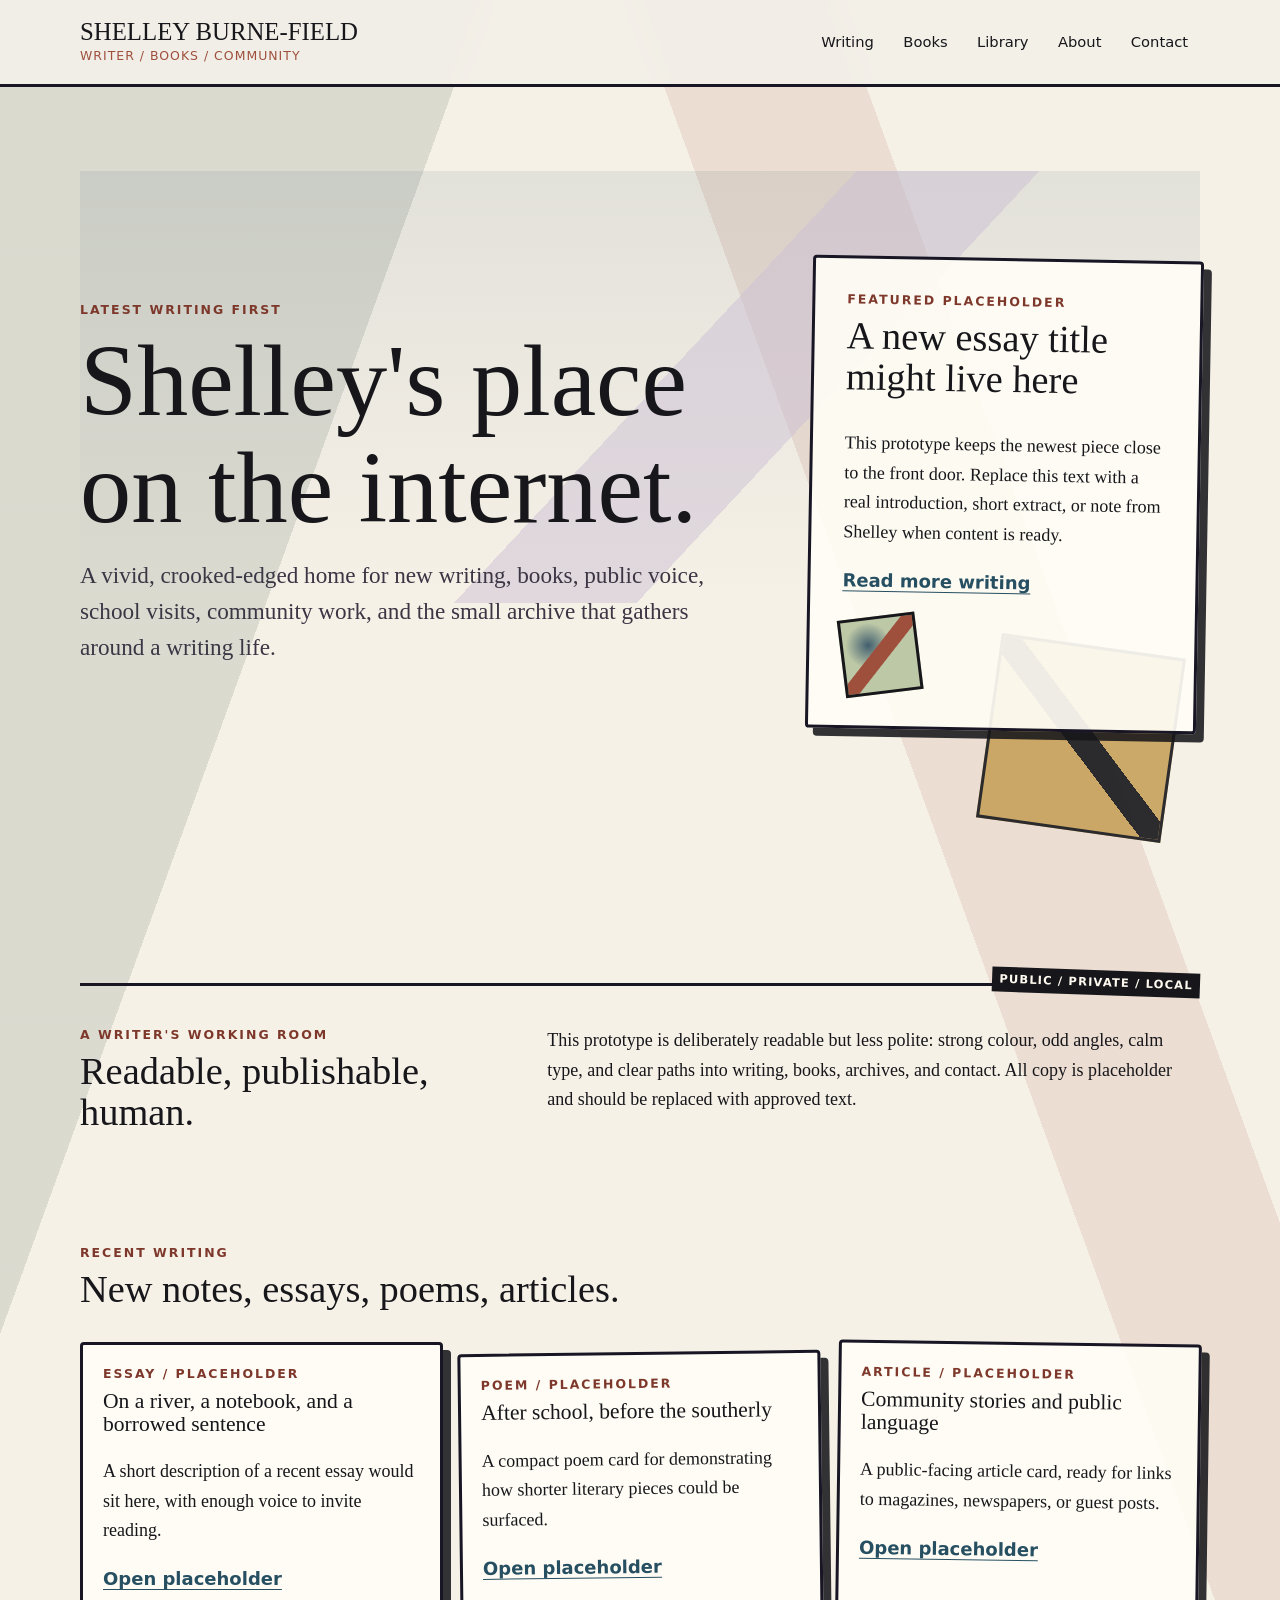
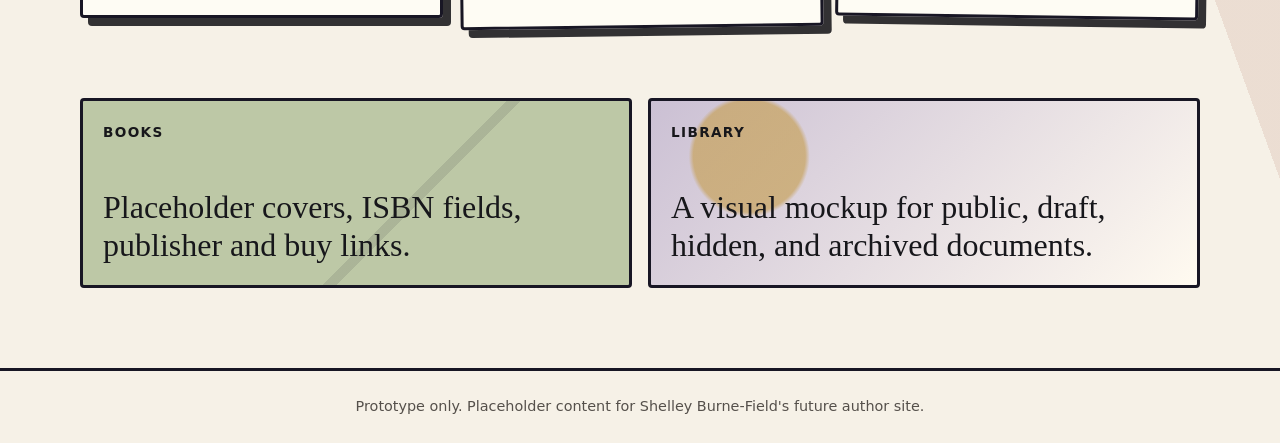
<file: index.html>
<!doctype html>
<html lang="en-NZ">
<head>
  <meta charset="utf-8">
  <meta name="viewport" content="width=device-width, initial-scale=1">
  <title>Shelley Burne-Field | Writing, Books, Community</title>
  <meta name="description" content="A static prototype for an author website for NZ writer Shelley Burne-Field. Placeholder content only.">
  <link rel="stylesheet" href="styles.css">
</head>
<body>
  <a class="skip-link" href="#main">Skip to content</a>
  <header class="site-header">
    <nav class="nav-wrap" aria-label="Main navigation">
      <a class="site-title" href="index.html" aria-current="page">
        <span>Shelley Burne-Field</span>
        <small>writer / books / community</small>
      </a>
      <div class="nav-links">
        <a href="writing.html">Writing</a>
        <a href="books.html">Books</a>
        <a href="library.html">Library</a>
        <a href="about.html">About</a>
        <a href="contact.html">Contact</a>
      </div>
    </nav>
  </header>

  <main id="main">
    <section class="hero">
      <div class="hero-copy">
        <p class="eyebrow">Latest writing first</p>
        <h1>Shelley's place on the internet.</h1>
        <p class="lede">A vivid, crooked-edged home for new writing, books, public voice, school visits, community work, and the small archive that gathers around a writing life.</p>
      </div>
      <article class="featured-writing" aria-labelledby="featured-title">
        <p class="label">Featured placeholder</p>
        <h2 id="featured-title">A new essay title might live here</h2>
        <p>This prototype keeps the newest piece close to the front door. Replace this text with a real introduction, short extract, or note from Shelley when content is ready.</p>
        <a class="text-link" href="writing.html">Read more writing</a>
      </article>
    </section>

    <section class="intro-grid" aria-label="Site introduction">
      <div>
        <p class="section-kicker">A writer's working room</p>
        <h2>Readable, publishable, human.</h2>
      </div>
      <p>This prototype is deliberately readable but less polite: strong colour, odd angles, calm type, and clear paths into writing, books, archives, and contact. All copy is placeholder and should be replaced with approved text.</p>
    </section>

    <section class="section-block">
      <div class="section-heading">
        <p class="section-kicker">Recent writing</p>
        <h2>New notes, essays, poems, articles.</h2>
      </div>
      <div class="card-grid">
        <article class="writing-card">
          <p class="meta">Essay / Placeholder</p>
          <h3>On a river, a notebook, and a borrowed sentence</h3>
          <p>A short description of a recent essay would sit here, with enough voice to invite reading.</p>
          <a href="writing.html">Open placeholder</a>
        </article>
        <article class="writing-card">
          <p class="meta">Poem / Placeholder</p>
          <h3>After school, before the southerly</h3>
          <p>A compact poem card for demonstrating how shorter literary pieces could be surfaced.</p>
          <a href="writing.html">Open placeholder</a>
        </article>
        <article class="writing-card">
          <p class="meta">Article / Placeholder</p>
          <h3>Community stories and public language</h3>
          <p>A public-facing article card, ready for links to magazines, newspapers, or guest posts.</p>
          <a href="writing.html">Open placeholder</a>
        </article>
      </div>
    </section>

    <section class="home-paths" aria-label="Explore the site">
      <a class="path-panel" href="books.html">
        <span>Books</span>
        <strong>Placeholder covers, ISBN fields, publisher and buy links.</strong>
      </a>
      <a class="path-panel" href="library.html">
        <span>Library</span>
        <strong>A visual mockup for public, draft, hidden, and archived documents.</strong>
      </a>
    </section>
  </main>

  <footer class="site-footer">
    <p>Prototype only. Placeholder content for Shelley Burne-Field's future author site.</p>
  </footer>
</body>
</html>
</file>
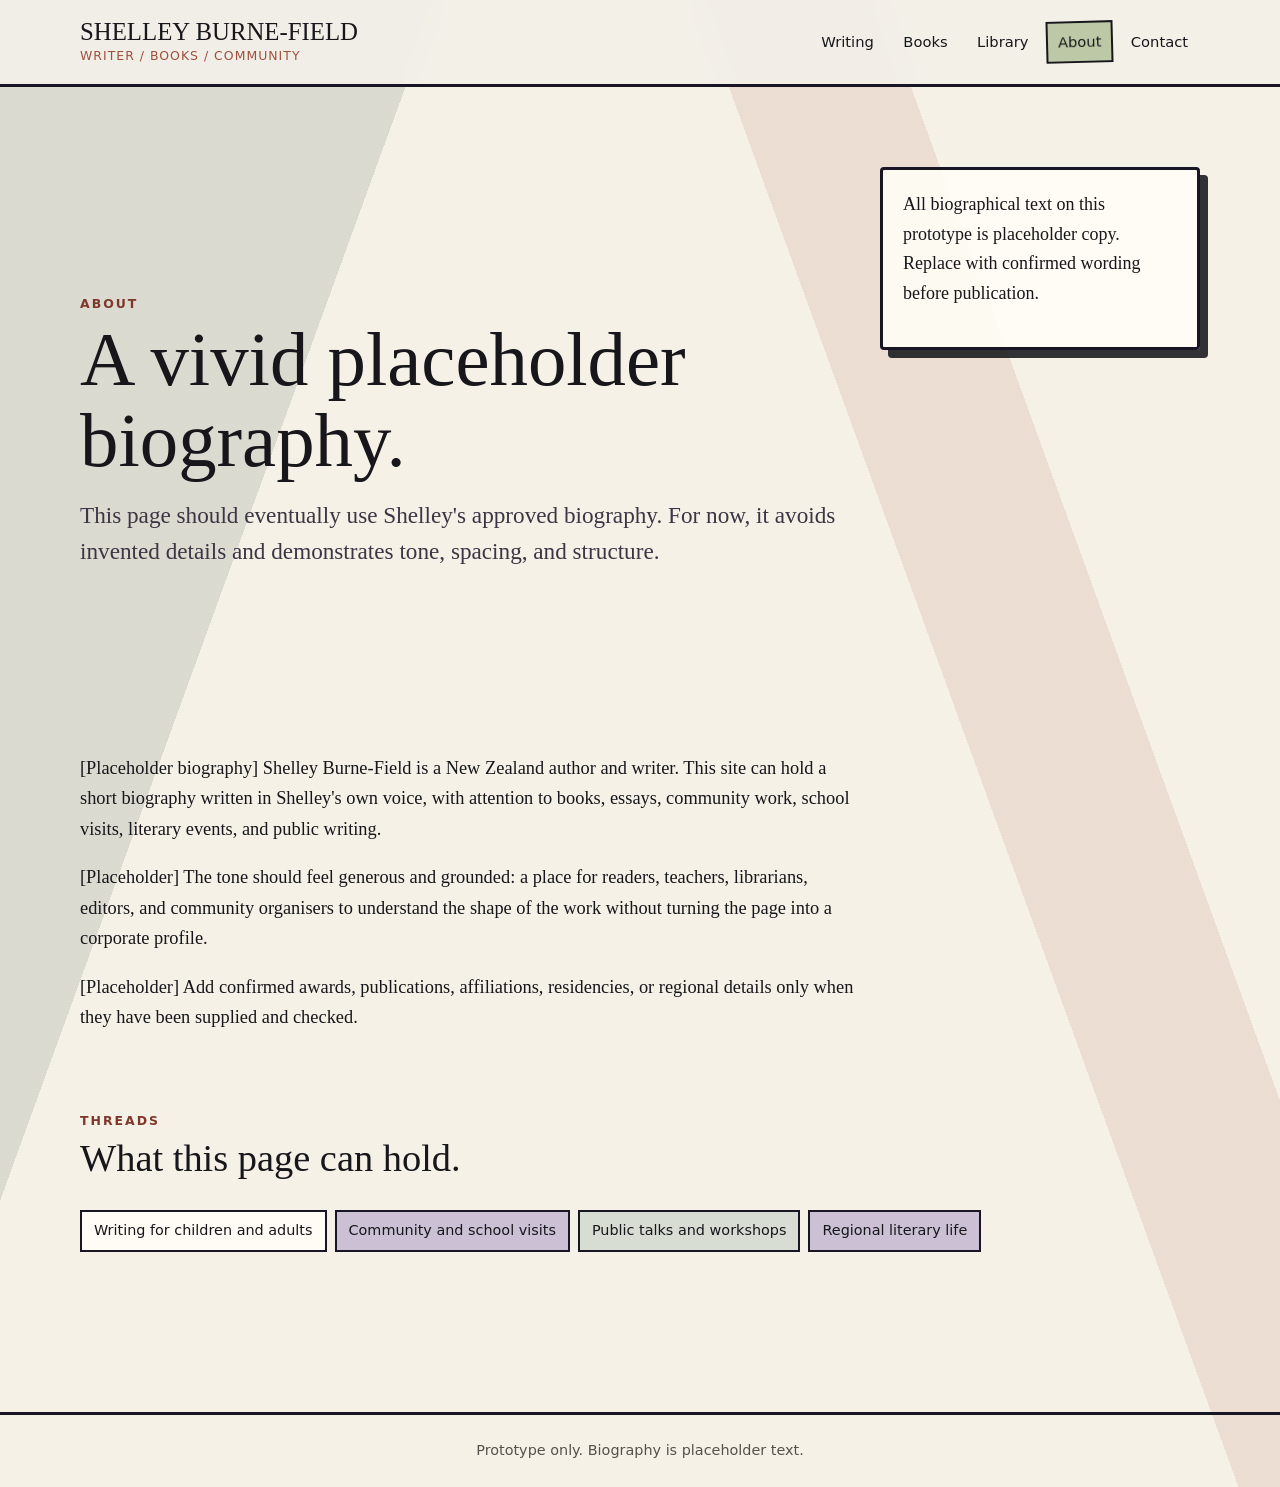
<file: about.html>
<!doctype html>
<html lang="en-NZ">
<head>
  <meta charset="utf-8">
  <meta name="viewport" content="width=device-width, initial-scale=1">
  <title>About | Shelley Burne-Field</title>
  <meta name="description" content="Placeholder about page for NZ author Shelley Burne-Field.">
  <link rel="stylesheet" href="styles.css">
</head>
<body>
  <a class="skip-link" href="#main">Skip to content</a>
  <header class="site-header">
    <nav class="nav-wrap" aria-label="Main navigation">
      <a class="site-title" href="index.html">
        <span>Shelley Burne-Field</span>
        <small>writer / books / community</small>
      </a>
      <div class="nav-links">
        <a href="writing.html">Writing</a>
        <a href="books.html">Books</a>
        <a href="library.html">Library</a>
        <a href="about.html" aria-current="page">About</a>
        <a href="contact.html">Contact</a>
      </div>
    </nav>
  </header>

  <main id="main" class="page">
    <section class="about-layout">
      <div class="page-intro">
        <p class="eyebrow">About</p>
        <h1>A vivid placeholder biography.</h1>
        <p class="lede">This page should eventually use Shelley's approved biography. For now, it avoids invented details and demonstrates tone, spacing, and structure.</p>
      </div>
      <aside class="note-panel" aria-label="Content note">
        <p>All biographical text on this prototype is placeholder copy. Replace with confirmed wording before publication.</p>
      </aside>
    </section>

    <section class="prose-block">
      <p>[Placeholder biography] Shelley Burne-Field is a New Zealand author and writer. This site can hold a short biography written in Shelley's own voice, with attention to books, essays, community work, school visits, literary events, and public writing.</p>
      <p>[Placeholder] The tone should feel generous and grounded: a place for readers, teachers, librarians, editors, and community organisers to understand the shape of the work without turning the page into a corporate profile.</p>
      <p>[Placeholder] Add confirmed awards, publications, affiliations, residencies, or regional details only when they have been supplied and checked.</p>
    </section>

    <section class="section-block compact">
      <div class="section-heading">
        <p class="section-kicker">Threads</p>
        <h2>What this page can hold.</h2>
      </div>
      <div class="thread-list">
        <span>Writing for children and adults</span>
        <span>Community and school visits</span>
        <span>Public talks and workshops</span>
        <span>Regional literary life</span>
      </div>
    </section>
  </main>

  <footer class="site-footer">
    <p>Prototype only. Biography is placeholder text.</p>
  </footer>
</body>
</html>
</file>
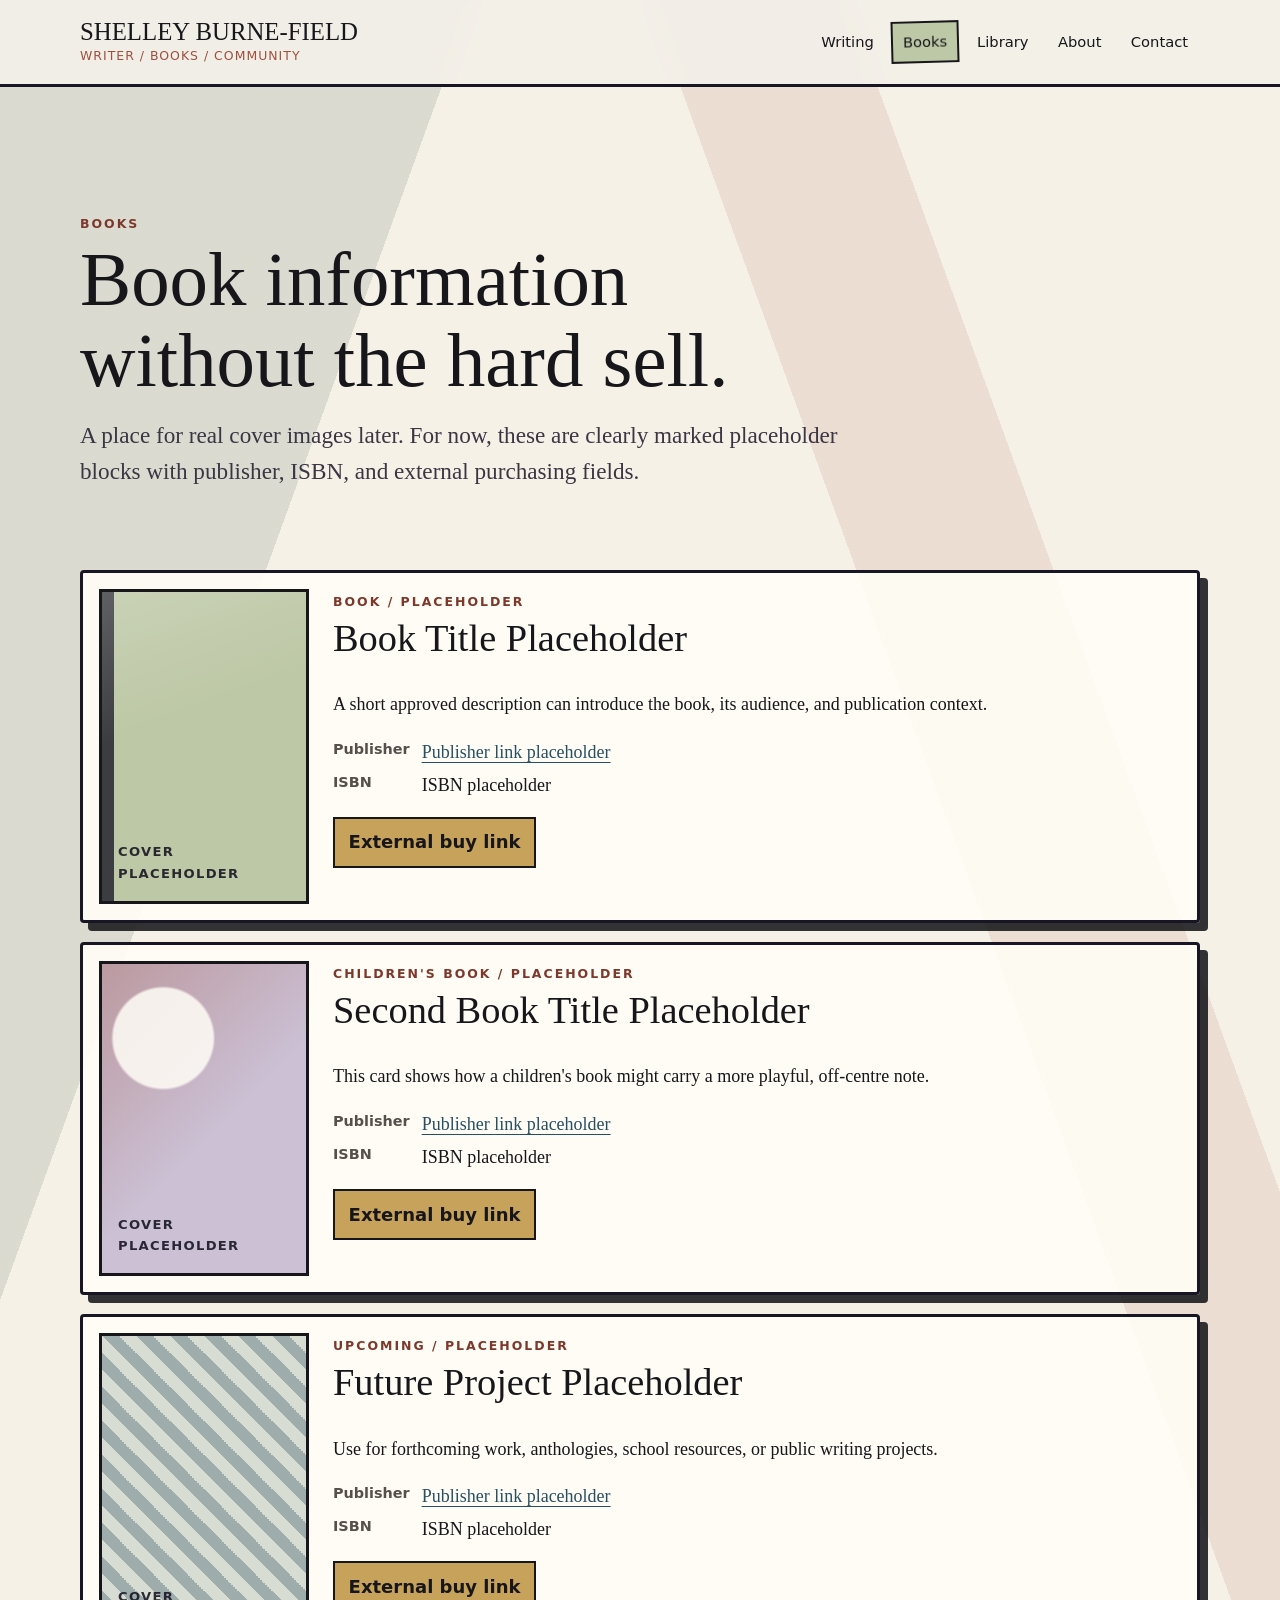
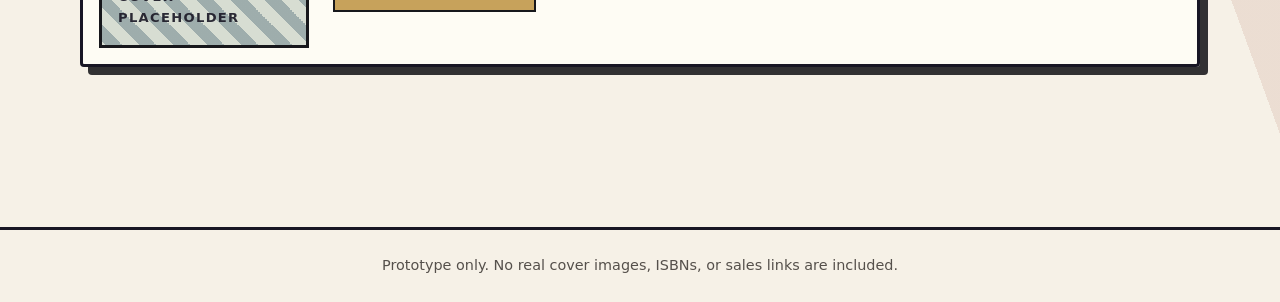
<file: books.html>
<!doctype html>
<html lang="en-NZ">
<head>
  <meta charset="utf-8">
  <meta name="viewport" content="width=device-width, initial-scale=1">
  <title>Books | Shelley Burne-Field</title>
  <meta name="description" content="Placeholder books page with cover blocks, publisher links, ISBN placeholders, and buy-link placeholders.">
  <link rel="stylesheet" href="styles.css">
</head>
<body>
  <a class="skip-link" href="#main">Skip to content</a>
  <header class="site-header">
    <nav class="nav-wrap" aria-label="Main navigation">
      <a class="site-title" href="index.html">
        <span>Shelley Burne-Field</span>
        <small>writer / books / community</small>
      </a>
      <div class="nav-links">
        <a href="writing.html">Writing</a>
        <a href="books.html" aria-current="page">Books</a>
        <a href="library.html">Library</a>
        <a href="about.html">About</a>
        <a href="contact.html">Contact</a>
      </div>
    </nav>
  </header>

  <main id="main" class="page">
    <section class="page-intro">
      <p class="eyebrow">Books</p>
      <h1>Book information without the hard sell.</h1>
      <p class="lede">A place for real cover images later. For now, these are clearly marked placeholder blocks with publisher, ISBN, and external purchasing fields.</p>
    </section>

    <section class="book-grid" aria-label="Placeholder book list">
      <article class="book-card">
        <div class="cover-block cover-one" aria-label="Placeholder book cover">
          <span>Cover placeholder</span>
        </div>
        <div class="book-copy">
          <p class="meta">Book / Placeholder</p>
          <h2>Book Title Placeholder</h2>
          <p>A short approved description can introduce the book, its audience, and publication context.</p>
          <dl>
            <dt>Publisher</dt>
            <dd><a href="#">Publisher link placeholder</a></dd>
            <dt>ISBN</dt>
            <dd>ISBN placeholder</dd>
          </dl>
          <a class="button-link" href="#">External buy link</a>
        </div>
      </article>

      <article class="book-card">
        <div class="cover-block cover-two" aria-label="Placeholder book cover">
          <span>Cover placeholder</span>
        </div>
        <div class="book-copy">
          <p class="meta">Children's book / Placeholder</p>
          <h2>Second Book Title Placeholder</h2>
          <p>This card shows how a children's book might carry a more playful, off-centre note.</p>
          <dl>
            <dt>Publisher</dt>
            <dd><a href="#">Publisher link placeholder</a></dd>
            <dt>ISBN</dt>
            <dd>ISBN placeholder</dd>
          </dl>
          <a class="button-link" href="#">External buy link</a>
        </div>
      </article>

      <article class="book-card">
        <div class="cover-block cover-three" aria-label="Placeholder book cover">
          <span>Cover placeholder</span>
        </div>
        <div class="book-copy">
          <p class="meta">Upcoming / Placeholder</p>
          <h2>Future Project Placeholder</h2>
          <p>Use for forthcoming work, anthologies, school resources, or public writing projects.</p>
          <dl>
            <dt>Publisher</dt>
            <dd><a href="#">Publisher link placeholder</a></dd>
            <dt>ISBN</dt>
            <dd>ISBN placeholder</dd>
          </dl>
          <a class="button-link" href="#">External buy link</a>
        </div>
      </article>
    </section>
  </main>

  <footer class="site-footer">
    <p>Prototype only. No real cover images, ISBNs, or sales links are included.</p>
  </footer>
</body>
</html>
</file>
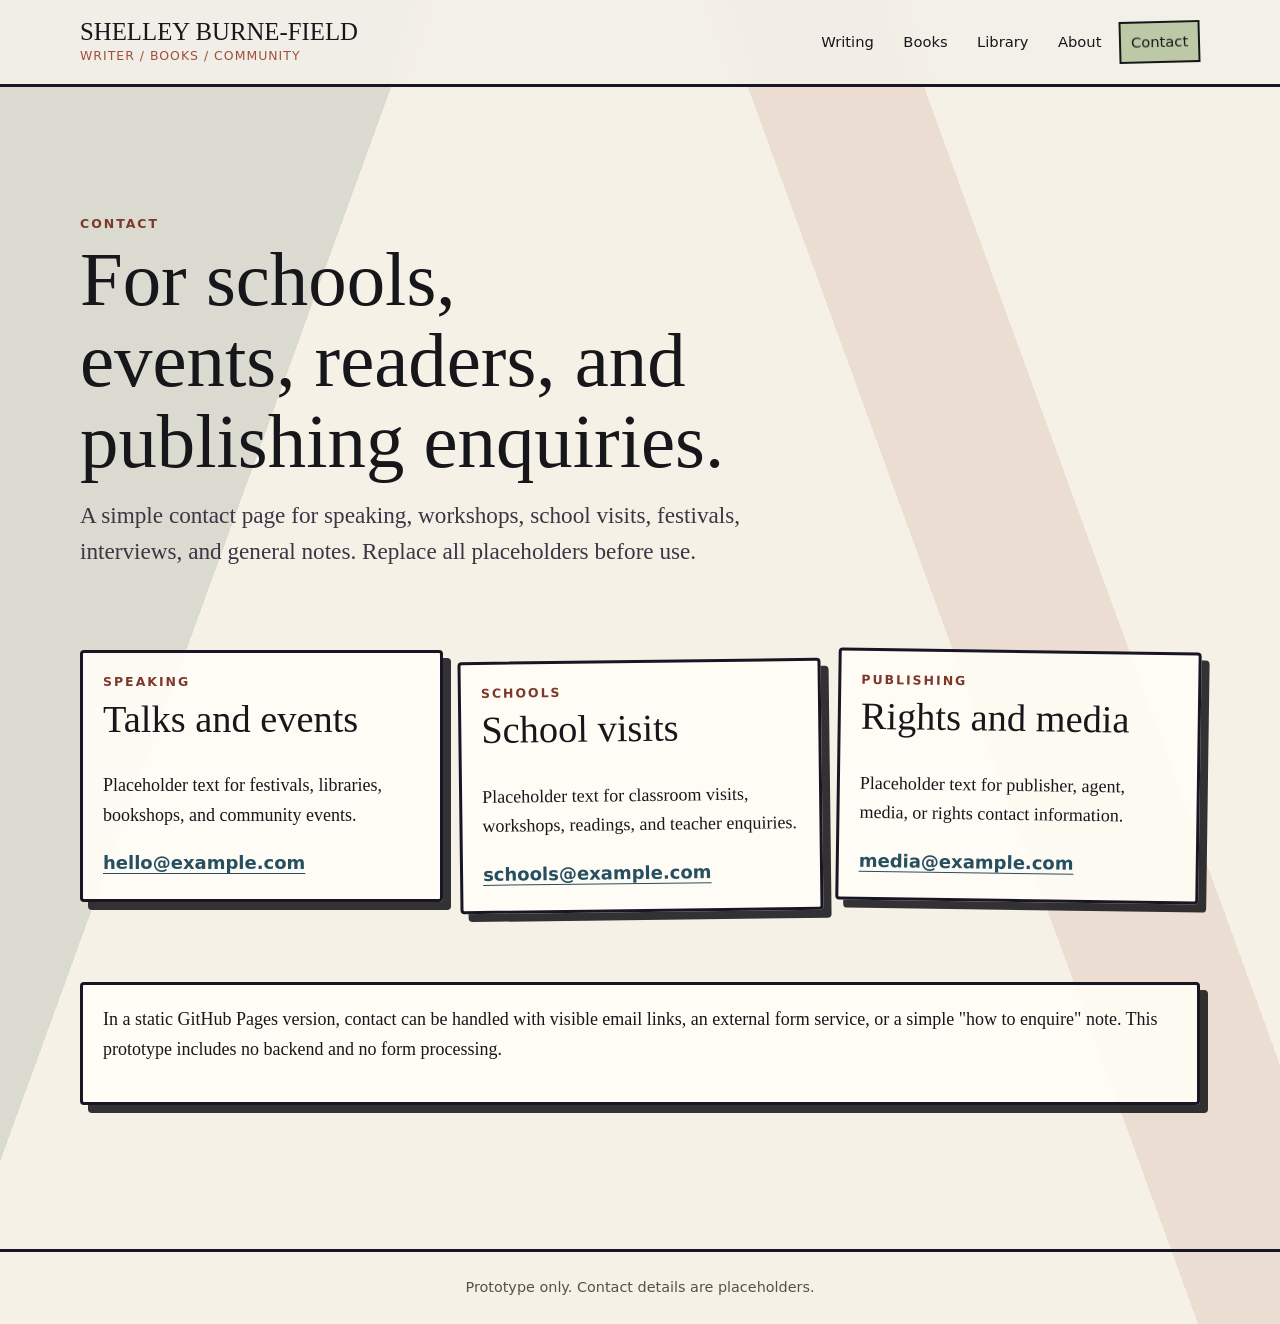
<file: contact.html>
<!doctype html>
<html lang="en-NZ">
<head>
  <meta charset="utf-8">
  <meta name="viewport" content="width=device-width, initial-scale=1">
  <title>Contact | Shelley Burne-Field</title>
  <meta name="description" content="Placeholder contact page for speaking, school visits, and general enquiries.">
  <link rel="stylesheet" href="styles.css">
</head>
<body>
  <a class="skip-link" href="#main">Skip to content</a>
  <header class="site-header">
    <nav class="nav-wrap" aria-label="Main navigation">
      <a class="site-title" href="index.html">
        <span>Shelley Burne-Field</span>
        <small>writer / books / community</small>
      </a>
      <div class="nav-links">
        <a href="writing.html">Writing</a>
        <a href="books.html">Books</a>
        <a href="library.html">Library</a>
        <a href="about.html">About</a>
        <a href="contact.html" aria-current="page">Contact</a>
      </div>
    </nav>
  </header>

  <main id="main" class="page">
    <section class="page-intro">
      <p class="eyebrow">Contact</p>
      <h1>For schools, events, readers, and publishing enquiries.</h1>
      <p class="lede">A simple contact page for speaking, workshops, school visits, festivals, interviews, and general notes. Replace all placeholders before use.</p>
    </section>

    <section class="contact-grid">
      <article class="contact-card">
        <p class="meta">Speaking</p>
        <h2>Talks and events</h2>
        <p>Placeholder text for festivals, libraries, bookshops, and community events.</p>
        <a href="mailto:hello@example.com">hello@example.com</a>
      </article>
      <article class="contact-card">
        <p class="meta">Schools</p>
        <h2>School visits</h2>
        <p>Placeholder text for classroom visits, workshops, readings, and teacher enquiries.</p>
        <a href="mailto:schools@example.com">schools@example.com</a>
      </article>
      <article class="contact-card">
        <p class="meta">Publishing</p>
        <h2>Rights and media</h2>
        <p>Placeholder text for publisher, agent, media, or rights contact information.</p>
        <a href="mailto:media@example.com">media@example.com</a>
      </article>
    </section>

    <section class="note-panel wide">
      <p>In a static GitHub Pages version, contact can be handled with visible email links, an external form service, or a simple "how to enquire" note. This prototype includes no backend and no form processing.</p>
    </section>
  </main>

  <footer class="site-footer">
    <p>Prototype only. Contact details are placeholders.</p>
  </footer>
</body>
</html>
</file>
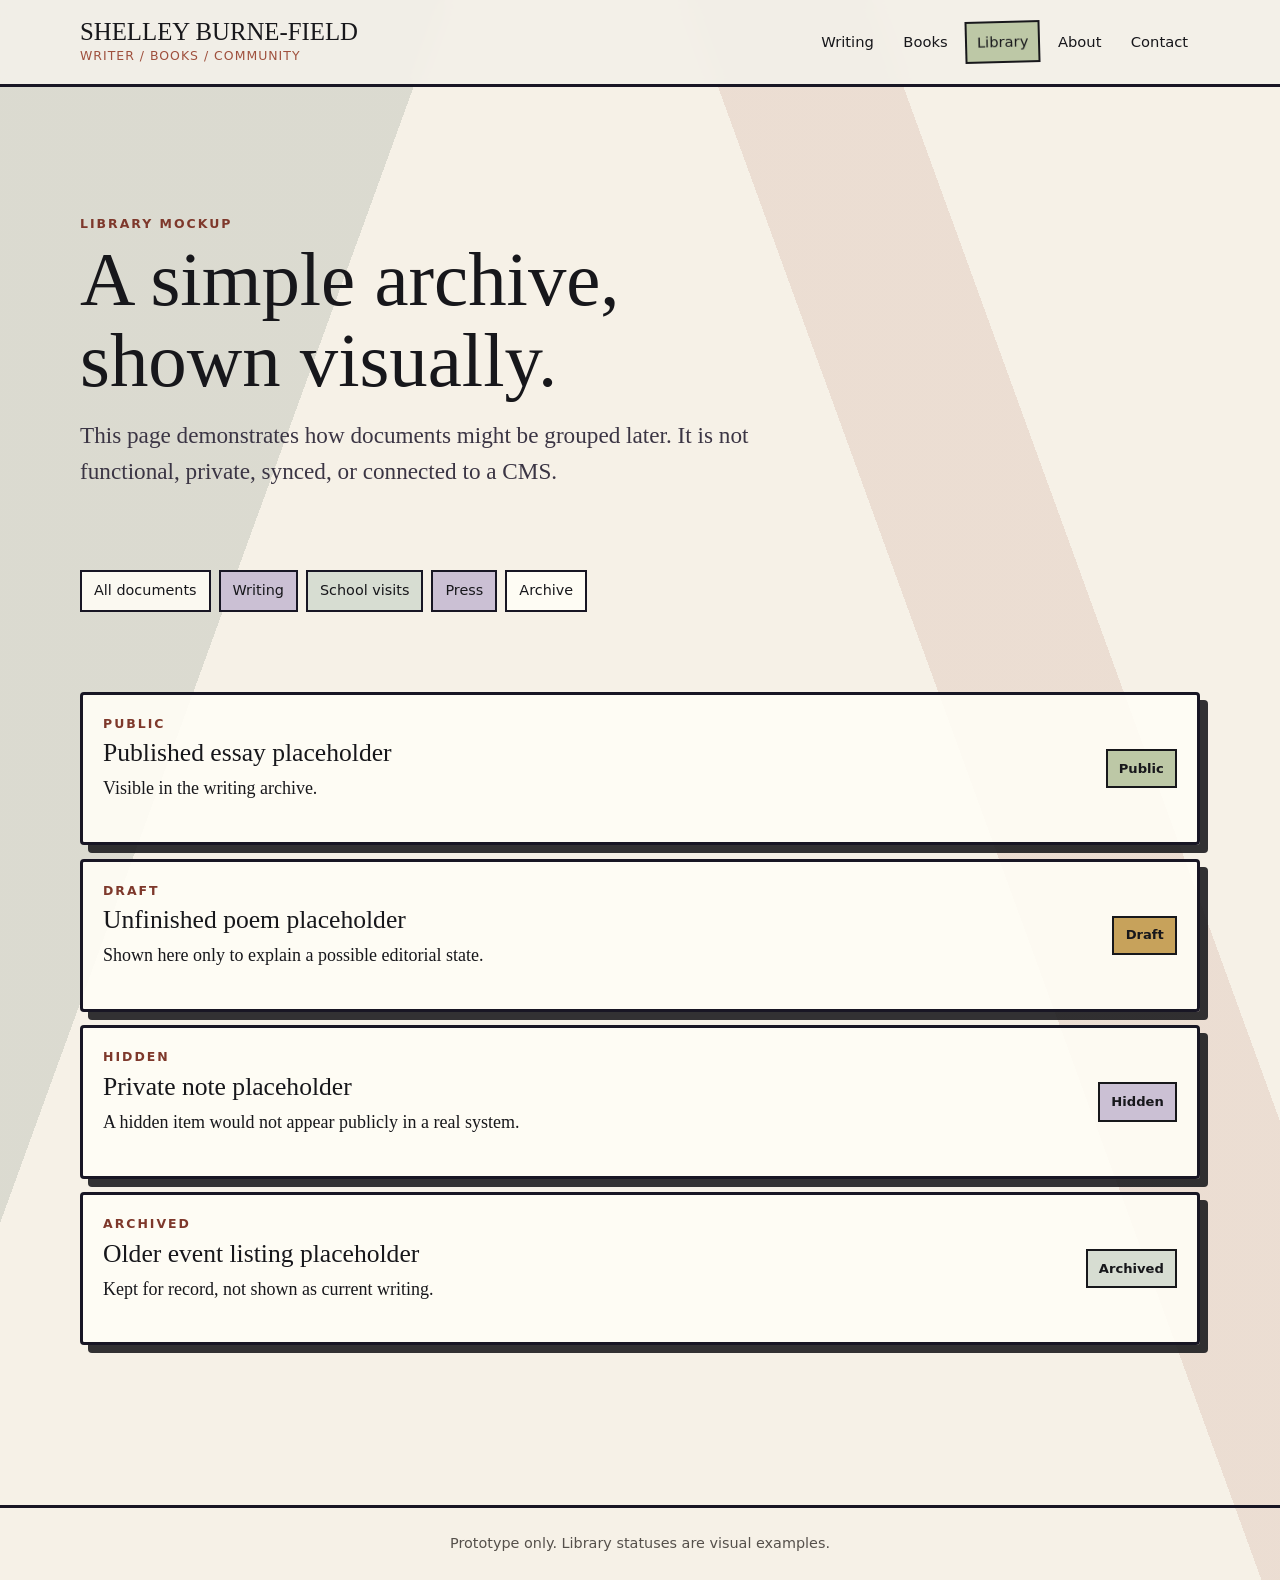
<file: library.html>
<!doctype html>
<html lang="en-NZ">
<head>
  <meta charset="utf-8">
  <meta name="viewport" content="width=device-width, initial-scale=1">
  <title>Library | Shelley Burne-Field</title>
  <meta name="description" content="Visual-only mockup of a document and archive library for a static author website prototype.">
  <link rel="stylesheet" href="styles.css">
</head>
<body>
  <a class="skip-link" href="#main">Skip to content</a>
  <header class="site-header">
    <nav class="nav-wrap" aria-label="Main navigation">
      <a class="site-title" href="index.html">
        <span>Shelley Burne-Field</span>
        <small>writer / books / community</small>
      </a>
      <div class="nav-links">
        <a href="writing.html">Writing</a>
        <a href="books.html">Books</a>
        <a href="library.html" aria-current="page">Library</a>
        <a href="about.html">About</a>
        <a href="contact.html">Contact</a>
      </div>
    </nav>
  </header>

  <main id="main" class="page">
    <section class="page-intro">
      <p class="eyebrow">Library mockup</p>
      <h1>A simple archive, shown visually.</h1>
      <p class="lede">This page demonstrates how documents might be grouped later. It is not functional, private, synced, or connected to a CMS.</p>
    </section>

    <section class="library-toolbar" aria-label="Mock library controls">
      <span>All documents</span>
      <span>Writing</span>
      <span>School visits</span>
      <span>Press</span>
      <span>Archive</span>
    </section>

    <section class="library-list" aria-label="Visual-only archive examples">
      <article class="doc-row">
        <div>
          <p class="meta">Public</p>
          <h2>Published essay placeholder</h2>
          <p>Visible in the writing archive.</p>
        </div>
        <span class="status public">Public</span>
      </article>
      <article class="doc-row">
        <div>
          <p class="meta">Draft</p>
          <h2>Unfinished poem placeholder</h2>
          <p>Shown here only to explain a possible editorial state.</p>
        </div>
        <span class="status draft">Draft</span>
      </article>
      <article class="doc-row">
        <div>
          <p class="meta">Hidden</p>
          <h2>Private note placeholder</h2>
          <p>A hidden item would not appear publicly in a real system.</p>
        </div>
        <span class="status hidden">Hidden</span>
      </article>
      <article class="doc-row">
        <div>
          <p class="meta">Archived</p>
          <h2>Older event listing placeholder</h2>
          <p>Kept for record, not shown as current writing.</p>
        </div>
        <span class="status archived">Archived</span>
      </article>
    </section>
  </main>

  <footer class="site-footer">
    <p>Prototype only. Library statuses are visual examples.</p>
  </footer>
</body>
</html>
</file>
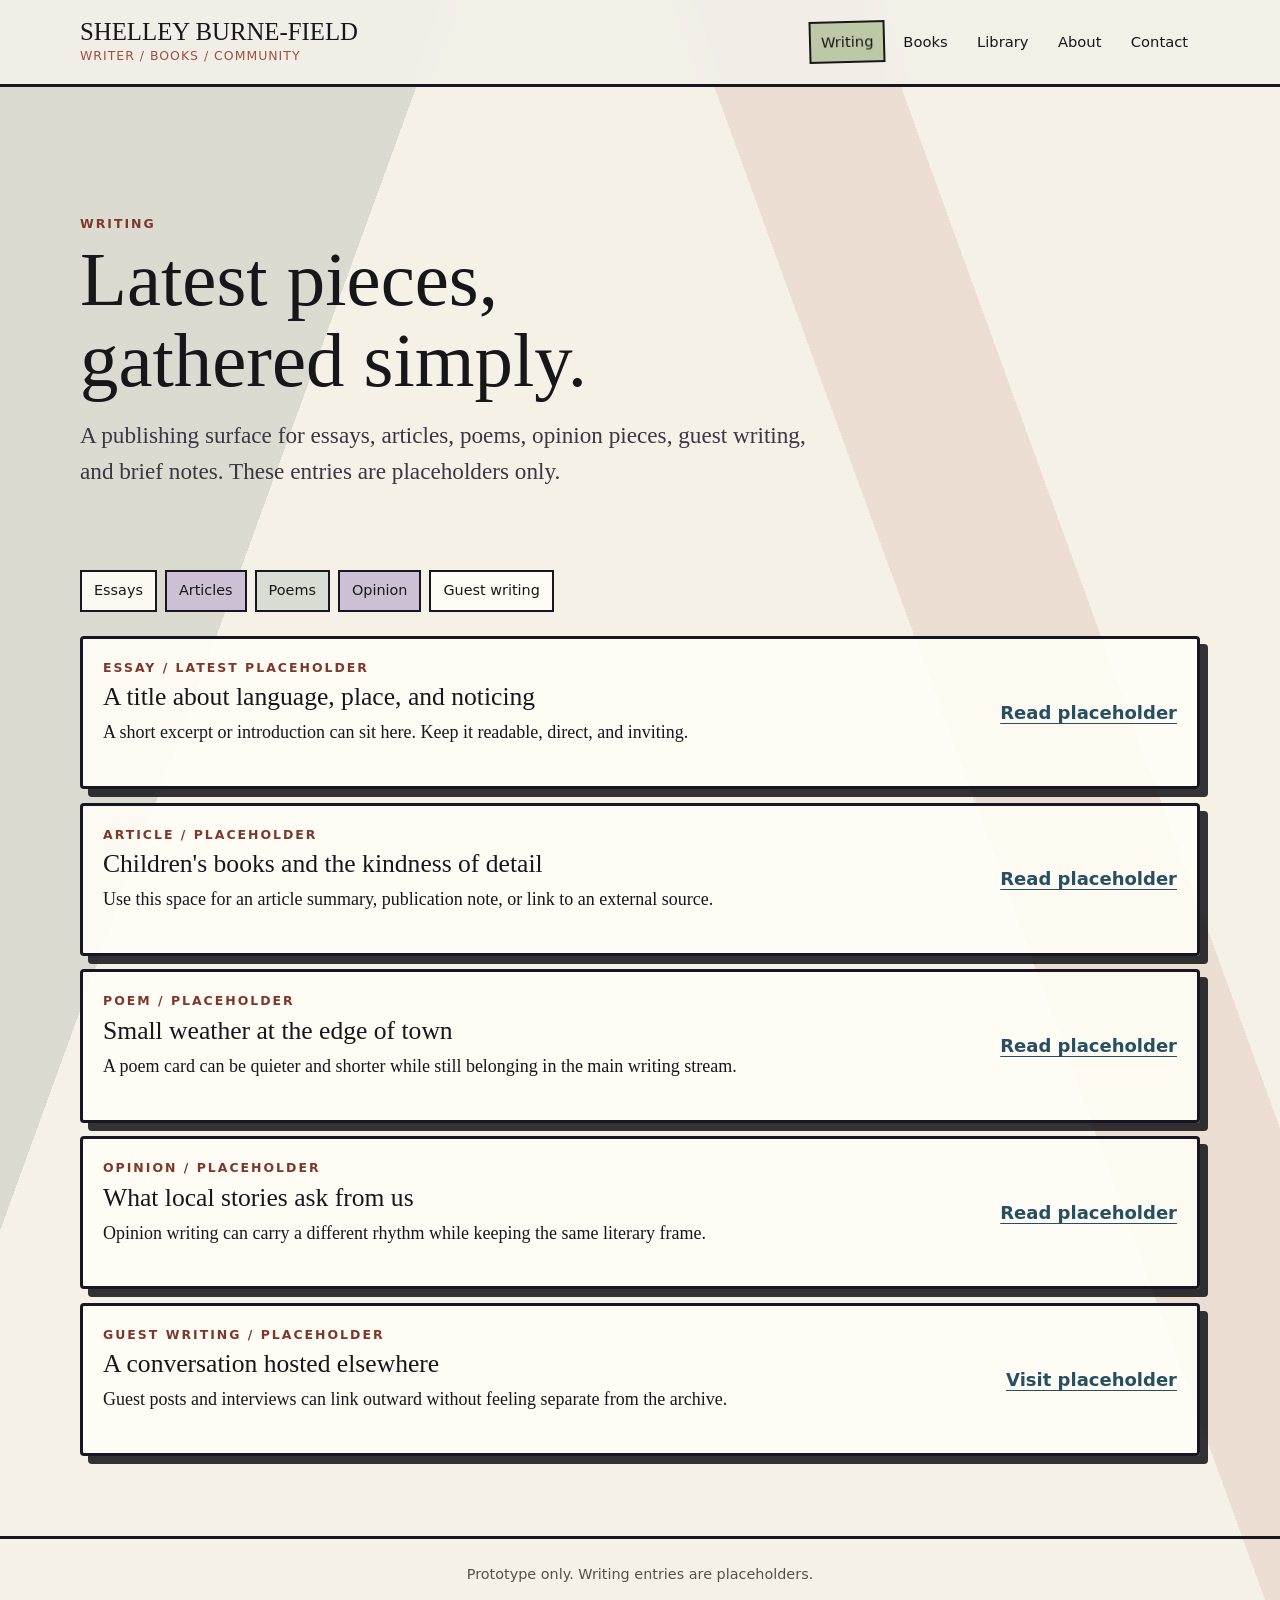
<file: writing.html>
<!doctype html>
<html lang="en-NZ">
<head>
  <meta charset="utf-8">
  <meta name="viewport" content="width=device-width, initial-scale=1">
  <title>Writing | Shelley Burne-Field</title>
  <meta name="description" content="Placeholder writing index for essays, articles, poems, opinion pieces, and guest writing.">
  <link rel="stylesheet" href="styles.css">
</head>
<body>
  <a class="skip-link" href="#main">Skip to content</a>
  <header class="site-header">
    <nav class="nav-wrap" aria-label="Main navigation">
      <a class="site-title" href="index.html">
        <span>Shelley Burne-Field</span>
        <small>writer / books / community</small>
      </a>
      <div class="nav-links">
        <a href="writing.html" aria-current="page">Writing</a>
        <a href="books.html">Books</a>
        <a href="library.html">Library</a>
        <a href="about.html">About</a>
        <a href="contact.html">Contact</a>
      </div>
    </nav>
  </header>

  <main id="main" class="page">
    <section class="page-intro">
      <p class="eyebrow">Writing</p>
      <h1>Latest pieces, gathered simply.</h1>
      <p class="lede">A publishing surface for essays, articles, poems, opinion pieces, guest writing, and brief notes. These entries are placeholders only.</p>
    </section>

    <section class="filter-row" aria-label="Writing categories">
      <span>Essays</span>
      <span>Articles</span>
      <span>Poems</span>
      <span>Opinion</span>
      <span>Guest writing</span>
    </section>

    <section class="writing-list" aria-label="Placeholder writing list">
      <article class="list-card">
        <div>
          <p class="meta">Essay / Latest placeholder</p>
          <h2>A title about language, place, and noticing</h2>
          <p>A short excerpt or introduction can sit here. Keep it readable, direct, and inviting.</p>
        </div>
        <a href="#">Read placeholder</a>
      </article>
      <article class="list-card">
        <div>
          <p class="meta">Article / Placeholder</p>
          <h2>Children's books and the kindness of detail</h2>
          <p>Use this space for an article summary, publication note, or link to an external source.</p>
        </div>
        <a href="#">Read placeholder</a>
      </article>
      <article class="list-card">
        <div>
          <p class="meta">Poem / Placeholder</p>
          <h2>Small weather at the edge of town</h2>
          <p>A poem card can be quieter and shorter while still belonging in the main writing stream.</p>
        </div>
        <a href="#">Read placeholder</a>
      </article>
      <article class="list-card">
        <div>
          <p class="meta">Opinion / Placeholder</p>
          <h2>What local stories ask from us</h2>
          <p>Opinion writing can carry a different rhythm while keeping the same literary frame.</p>
        </div>
        <a href="#">Read placeholder</a>
      </article>
      <article class="list-card">
        <div>
          <p class="meta">Guest writing / Placeholder</p>
          <h2>A conversation hosted elsewhere</h2>
          <p>Guest posts and interviews can link outward without feeling separate from the archive.</p>
        </div>
        <a href="#">Visit placeholder</a>
      </article>
    </section>
  </main>

  <footer class="site-footer">
    <p>Prototype only. Writing entries are placeholders.</p>
  </footer>
</body>
</html>
</file>
<file: styles.css>
:root {
  --paper: #f6f1e7;
  --paper-deep: #d7ddd2;
  --ink: #17171b;
  --muted: #55504b;
  --line: #181624;
  --leaf: #4f6559;
  --moss: #bdc8a6;
  --clay: #9f503d;
  --shell: #cbc0d4;
  --harbour: #425f6f;
  --ochre: #c7a25b;
  --white: #fffaf0;
  --shadow: 8px 8px 0 rgba(23, 23, 27, 0.88);
  --radius: 4px;
  --max: 1120px;
}

* {
  box-sizing: border-box;
}

html {
  scroll-behavior: smooth;
}

body {
  margin: 0;
  background:
    linear-gradient(110deg, rgba(79, 101, 89, 0.16) 0 24%, transparent 24% 100%),
    linear-gradient(70deg, transparent 0 68%, rgba(159, 80, 61, 0.12) 68% 78%, transparent 78%),
    var(--paper);
  background-size: auto;
  color: var(--ink);
  font-family: Georgia, "Times New Roman", serif;
  font-size: 18px;
  line-height: 1.65;
}

a {
  color: #274f62;
  text-underline-offset: 0.2em;
  text-decoration-thickness: 0.08em;
}

a:hover {
  color: var(--clay);
}

.skip-link {
  position: absolute;
  left: 1rem;
  top: 1rem;
  transform: translateY(-160%);
  background: var(--ochre);
  color: var(--ink);
  padding: 0.5rem 0.75rem;
  z-index: 10;
}

.skip-link:focus {
  transform: translateY(0);
}

.site-header {
  border-bottom: 3px solid var(--line);
  background: rgba(243, 240, 232, 0.94);
  backdrop-filter: blur(8px);
  position: sticky;
  top: 0;
  z-index: 5;
}

.nav-wrap {
  width: min(var(--max), calc(100% - 32px));
  margin: 0 auto;
  min-height: 84px;
  display: flex;
  align-items: center;
  justify-content: space-between;
  gap: 1.25rem;
}

.site-title {
  display: grid;
  gap: 0.05rem;
  color: var(--ink);
  text-decoration: none;
}

.site-title span {
  font-size: clamp(1.2rem, 2vw, 1.55rem);
  line-height: 1.1;
  letter-spacing: 0;
  text-transform: uppercase;
}

.site-title small {
  color: var(--clay);
  font-family: ui-sans-serif, system-ui, -apple-system, BlinkMacSystemFont, "Segoe UI", sans-serif;
  font-size: 0.78rem;
  letter-spacing: 0.08em;
  text-transform: uppercase;
}

.nav-links {
  display: flex;
  flex-wrap: wrap;
  justify-content: flex-end;
  gap: 0.35rem;
  font-family: ui-sans-serif, system-ui, -apple-system, BlinkMacSystemFont, "Segoe UI", sans-serif;
  font-size: 0.92rem;
}

.nav-links a {
  color: var(--ink);
  text-decoration: none;
  padding: 0.42rem 0.62rem;
  border: 2px solid transparent;
  border-radius: 0;
}

.nav-links a:hover,
.nav-links a[aria-current="page"] {
  background: var(--moss);
  border-color: var(--ink);
  color: var(--ink);
  transform: rotate(-1.5deg);
}

main {
  width: min(var(--max), calc(100% - 32px));
  margin: 0 auto;
}

.hero {
  min-height: calc(100vh - 84px);
  display: grid;
  grid-template-columns: minmax(0, 1.25fr) minmax(280px, 0.75fr);
  gap: clamp(2rem, 6vw, 5rem);
  align-items: center;
  padding: 4rem 0;
  position: relative;
}

.hero::before {
  content: "";
  position: absolute;
  inset: 84px 0 auto 0;
  height: 48vh;
  z-index: -1;
  background:
    linear-gradient(133deg, transparent 0 51%, rgba(203, 192, 212, 0.5) 51% 63%, transparent 63%),
    linear-gradient(180deg, rgba(66, 95, 111, 0.11), rgba(246, 241, 231, 0));
}

.hero::after {
  content: "";
  position: absolute;
  right: 2vw;
  bottom: 8vh;
  width: min(18vw, 180px);
  aspect-ratio: 1;
  border: 3px solid var(--ink);
  background:
    linear-gradient(45deg, transparent 45%, var(--ink) 45% 55%, transparent 55%),
    var(--ochre);
  opacity: 0.9;
  transform: rotate(8deg);
  z-index: -1;
}

.eyebrow,
.section-kicker,
.label,
.meta {
  margin: 0 0 0.5rem;
  color: #7e382b;
  font-family: ui-sans-serif, system-ui, -apple-system, BlinkMacSystemFont, "Segoe UI", sans-serif;
  font-size: 0.78rem;
  font-weight: 700;
  letter-spacing: 0.16em;
  line-height: 1.4;
  text-transform: uppercase;
}

h1,
h2,
h3,
p {
  margin-top: 0;
}

h1,
h2,
h3 {
  font-weight: 500;
  letter-spacing: 0;
  line-height: 1.05;
}

h1 {
  max-width: 840px;
  margin-bottom: 1rem;
  font-size: clamp(3rem, 8vw, 6.8rem);
  text-wrap: balance;
}

h2 {
  font-size: clamp(1.7rem, 3vw, 2.55rem);
}

h3 {
  font-size: 1.35rem;
}

.lede {
  max-width: 760px;
  color: #3b3544;
  font-size: clamp(1.15rem, 2vw, 1.45rem);
  line-height: 1.55;
}

.featured-writing,
.writing-card,
.list-card,
.book-card,
.contact-card,
.note-panel,
.doc-row {
  background: rgba(255, 253, 246, 0.92);
  border: 3px solid var(--line);
  border-radius: var(--radius);
  box-shadow: var(--shadow);
}

.featured-writing {
  padding: clamp(1.25rem, 3vw, 2rem);
  position: relative;
  transform: rotate(1deg);
}

.featured-writing::after {
  content: "";
  display: block;
  width: 72px;
  height: 72px;
  margin-top: 1.25rem;
  border: 3px solid var(--ink);
  background:
    linear-gradient(135deg, transparent 42%, var(--clay) 43% 57%, transparent 58%),
    radial-gradient(circle at 35% 35%, var(--harbour), transparent 34%),
    var(--moss);
  transform: rotate(-8deg);
}

.text-link {
  font-family: ui-sans-serif, system-ui, -apple-system, BlinkMacSystemFont, "Segoe UI", sans-serif;
  font-weight: 700;
}

.intro-grid,
.section-block,
.home-paths,
.page-intro,
.about-layout,
.prose-block,
.contact-grid,
.book-grid,
.library-list {
  margin: clamp(2.5rem, 7vw, 5rem) 0;
}

.intro-grid {
  display: grid;
  grid-template-columns: 0.8fr 1.2fr;
  gap: 2rem;
  padding-top: 2.5rem;
  border-top: 3px solid var(--line);
  position: relative;
}

.intro-grid::before {
  content: "PUBLIC / PRIVATE / LOCAL";
  position: absolute;
  top: -1rem;
  right: 0;
  background: var(--ink);
  color: var(--white);
  padding: 0.2rem 0.45rem;
  font-family: ui-sans-serif, system-ui, -apple-system, BlinkMacSystemFont, "Segoe UI", sans-serif;
  font-size: 0.72rem;
  font-weight: 900;
  letter-spacing: 0.1em;
  transform: rotate(2deg);
}

.section-heading {
  max-width: 720px;
  margin-bottom: 1.5rem;
}

.card-grid {
  display: grid;
  grid-template-columns: repeat(3, minmax(0, 1fr));
  gap: 1rem;
}

.writing-card,
.contact-card {
  padding: 1.25rem;
}

.writing-card:nth-child(2n),
.contact-card:nth-child(2n) {
  transform: translateY(10px) rotate(-0.7deg);
}

.writing-card:nth-child(3n),
.contact-card:nth-child(3n) {
  transform: rotate(0.8deg);
}

.writing-card a,
.contact-card a,
.list-card a {
  font-family: ui-sans-serif, system-ui, -apple-system, BlinkMacSystemFont, "Segoe UI", sans-serif;
  font-weight: 700;
}

.home-paths {
  display: grid;
  grid-template-columns: repeat(2, minmax(0, 1fr));
  gap: 1rem;
}

.path-panel {
  min-height: 190px;
  display: flex;
  flex-direction: column;
  justify-content: space-between;
  padding: 1.25rem;
  border: 3px solid var(--line);
  border-radius: var(--radius);
  background:
    linear-gradient(135deg, transparent 0 58%, rgba(24, 22, 36, 0.11) 58% 60%, transparent 60%),
    var(--moss);
  color: var(--ink);
  text-decoration: none;
}

.path-panel:nth-child(2) {
  background:
    radial-gradient(circle at 18% 30%, rgba(199, 162, 91, 0.7) 0 12%, transparent 13%),
    linear-gradient(135deg, var(--shell), var(--white));
}

.path-panel span {
  font-family: ui-sans-serif, system-ui, -apple-system, BlinkMacSystemFont, "Segoe UI", sans-serif;
  font-size: 0.85rem;
  font-weight: 800;
  letter-spacing: 0.1em;
  text-transform: uppercase;
}

.path-panel strong {
  max-width: 460px;
  font-size: clamp(1.35rem, 3vw, 2rem);
  font-weight: 500;
  line-height: 1.18;
}

.page {
  padding-bottom: 2rem;
}

.page-intro {
  max-width: 880px;
  padding-top: 3rem;
}

.page-intro h1 {
  font-size: clamp(2.7rem, 6vw, 5.5rem);
}

.filter-row,
.library-toolbar,
.thread-list {
  display: flex;
  flex-wrap: wrap;
  gap: 0.5rem;
  margin-bottom: 1.5rem;
  font-family: ui-sans-serif, system-ui, -apple-system, BlinkMacSystemFont, "Segoe UI", sans-serif;
}

.filter-row span,
.library-toolbar span,
.thread-list span {
  border: 2px solid var(--line);
  border-radius: 0;
  background: rgba(255, 253, 246, 0.9);
  padding: 0.45rem 0.75rem;
  color: var(--ink);
  font-size: 0.9rem;
}

.filter-row span:nth-child(2n),
.library-toolbar span:nth-child(2n),
.thread-list span:nth-child(2n) {
  background: var(--shell);
}

.filter-row span:nth-child(3n),
.library-toolbar span:nth-child(3n),
.thread-list span:nth-child(3n) {
  background: var(--paper-deep);
}

.writing-list,
.library-list {
  display: grid;
  gap: 0.85rem;
}

.list-card,
.doc-row {
  display: grid;
  grid-template-columns: minmax(0, 1fr) auto;
  align-items: center;
  gap: 1.5rem;
  padding: 1.25rem;
}

.list-card h2,
.doc-row h2 {
  margin-bottom: 0.45rem;
  font-size: clamp(1.4rem, 2vw, 1.9rem);
}

.book-grid {
  display: grid;
  gap: 1.2rem;
}

.book-card {
  display: grid;
  grid-template-columns: 210px minmax(0, 1fr);
  gap: 1.5rem;
  padding: 1rem;
}

.cover-block {
  aspect-ratio: 2 / 3;
  display: grid;
  place-items: end start;
  padding: 1rem;
  border: 3px solid var(--ink);
  border-radius: 0;
  color: rgba(24, 22, 36, 0.9);
  font-family: ui-sans-serif, system-ui, -apple-system, BlinkMacSystemFont, "Segoe UI", sans-serif;
  font-size: 0.82rem;
  font-weight: 800;
  letter-spacing: 0.1em;
  text-transform: uppercase;
}

.cover-one {
  background:
    linear-gradient(160deg, rgba(255,255,255,0.18), transparent 40%),
    linear-gradient(90deg, rgba(24,22,36,0.78) 12px, transparent 12px),
    var(--moss);
}

.cover-two {
  background:
    radial-gradient(circle at 30% 24%, rgba(255,253,246,0.85) 0 18%, transparent 19%),
    linear-gradient(135deg, rgba(159,80,61,0.35), transparent 55%),
    var(--shell);
}

.cover-three {
  background:
    linear-gradient(45deg, rgba(66,95,111,0.38) 25%, transparent 25% 50%, rgba(66,95,111,0.38) 50% 75%, transparent 75%),
    var(--paper-deep);
  background-size: 34px 34px;
}

.book-copy {
  padding: 0.25rem 0.5rem 0.25rem 0;
}

dl {
  display: grid;
  grid-template-columns: max-content 1fr;
  gap: 0.2rem 0.75rem;
  margin: 1rem 0;
}

dt {
  color: var(--muted);
  font-family: ui-sans-serif, system-ui, -apple-system, BlinkMacSystemFont, "Segoe UI", sans-serif;
  font-size: 0.9rem;
  font-weight: 800;
}

dd {
  margin: 0;
}

.button-link {
  display: inline-block;
  border: 2px solid var(--ink);
  border-radius: 0;
  padding: 0.55rem 0.85rem;
  color: var(--ink);
  background: var(--ochre);
  font-family: ui-sans-serif, system-ui, -apple-system, BlinkMacSystemFont, "Segoe UI", sans-serif;
  font-weight: 800;
  text-decoration: none;
}

.button-link:hover {
  background: var(--ink);
  color: var(--white);
}

.status {
  border: 2px solid var(--ink);
  border-radius: 0;
  padding: 0.42rem 0.7rem;
  font-family: ui-sans-serif, system-ui, -apple-system, BlinkMacSystemFont, "Segoe UI", sans-serif;
  font-size: 0.82rem;
  font-weight: 800;
}

.status.public {
  background: var(--moss);
  color: var(--ink);
}

.status.draft {
  background: var(--ochre);
  color: var(--ink);
}

.status.hidden {
  background: var(--shell);
  color: var(--ink);
}

.status.archived {
  background: var(--paper-deep);
  color: var(--ink);
}

.about-layout {
  display: grid;
  grid-template-columns: minmax(0, 1fr) 320px;
  gap: 1.5rem;
  align-items: start;
}

.note-panel {
  padding: 1.25rem;
}

.note-panel.wide {
  margin: 1.5rem 0 4rem;
}

.prose-block {
  max-width: 780px;
  font-size: 1.15rem;
}

.compact {
  margin-top: 2.5rem;
}

.contact-grid {
  display: grid;
  grid-template-columns: repeat(3, minmax(0, 1fr));
  gap: 1rem;
}

.site-footer {
  border-top: 3px solid var(--line);
  margin-top: 3rem;
  padding: 1.5rem;
  color: var(--muted);
  text-align: center;
  font-family: ui-sans-serif, system-ui, -apple-system, BlinkMacSystemFont, "Segoe UI", sans-serif;
  font-size: 0.9rem;
}

.site-footer p {
  margin: 0;
}

@media (max-width: 860px) {
  .nav-wrap {
    align-items: flex-start;
    flex-direction: column;
    padding: 1rem 0;
  }

  .nav-links {
    justify-content: flex-start;
  }

  .hero,
  .intro-grid,
  .about-layout {
    grid-template-columns: 1fr;
  }

  .hero {
    min-height: auto;
  }

  .card-grid,
  .home-paths,
  .contact-grid {
    grid-template-columns: 1fr;
  }

  .book-card {
    grid-template-columns: 150px minmax(0, 1fr);
  }
}

@media (max-width: 600px) {
  body {
    font-size: 17px;
  }

  main,
  .nav-wrap {
    width: min(100% - 24px, var(--max));
  }

  .nav-links a {
    padding: 0.35rem 0.48rem;
  }

  .list-card,
  .doc-row,
  .book-card {
    grid-template-columns: 1fr;
  }

  .cover-block {
    width: min(220px, 100%);
  }

  dl {
    grid-template-columns: 1fr;
  }

  h1,
  .page-intro h1 {
    font-size: 3rem;
  }
}
</file>
